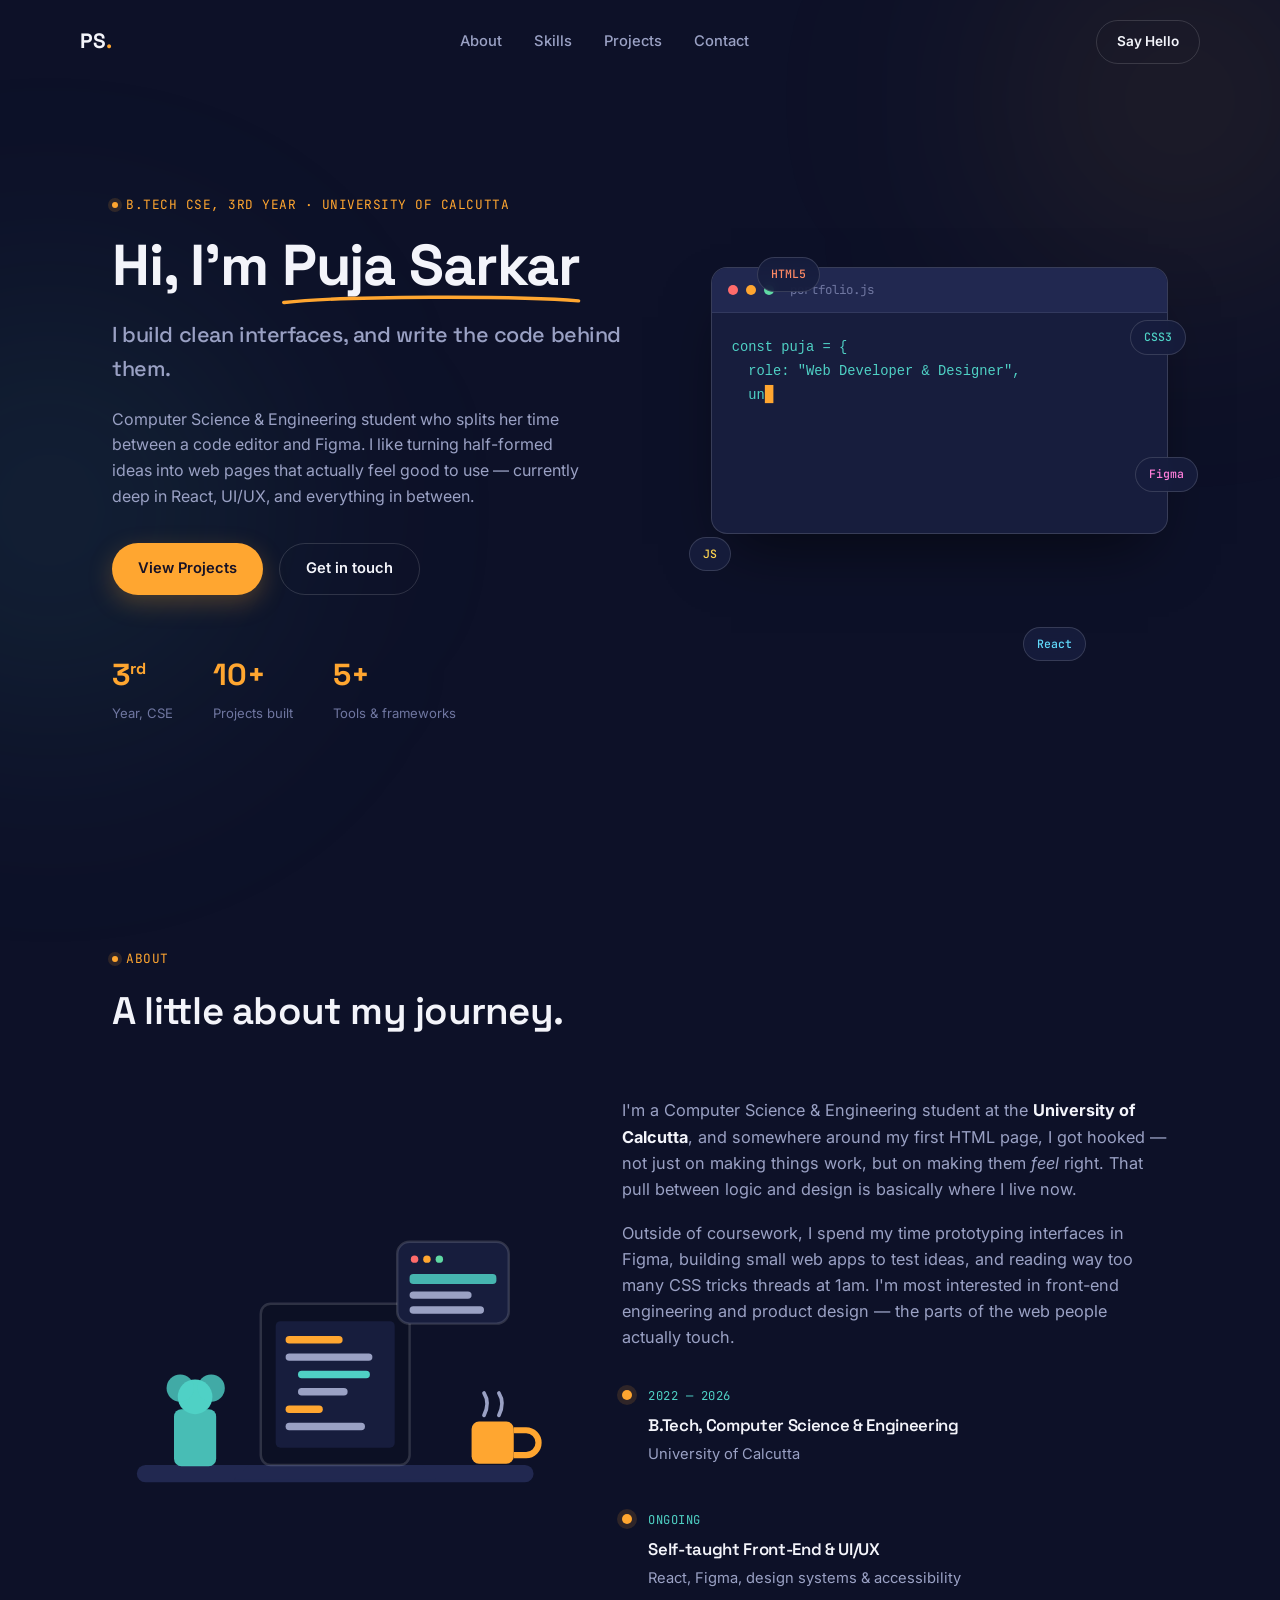
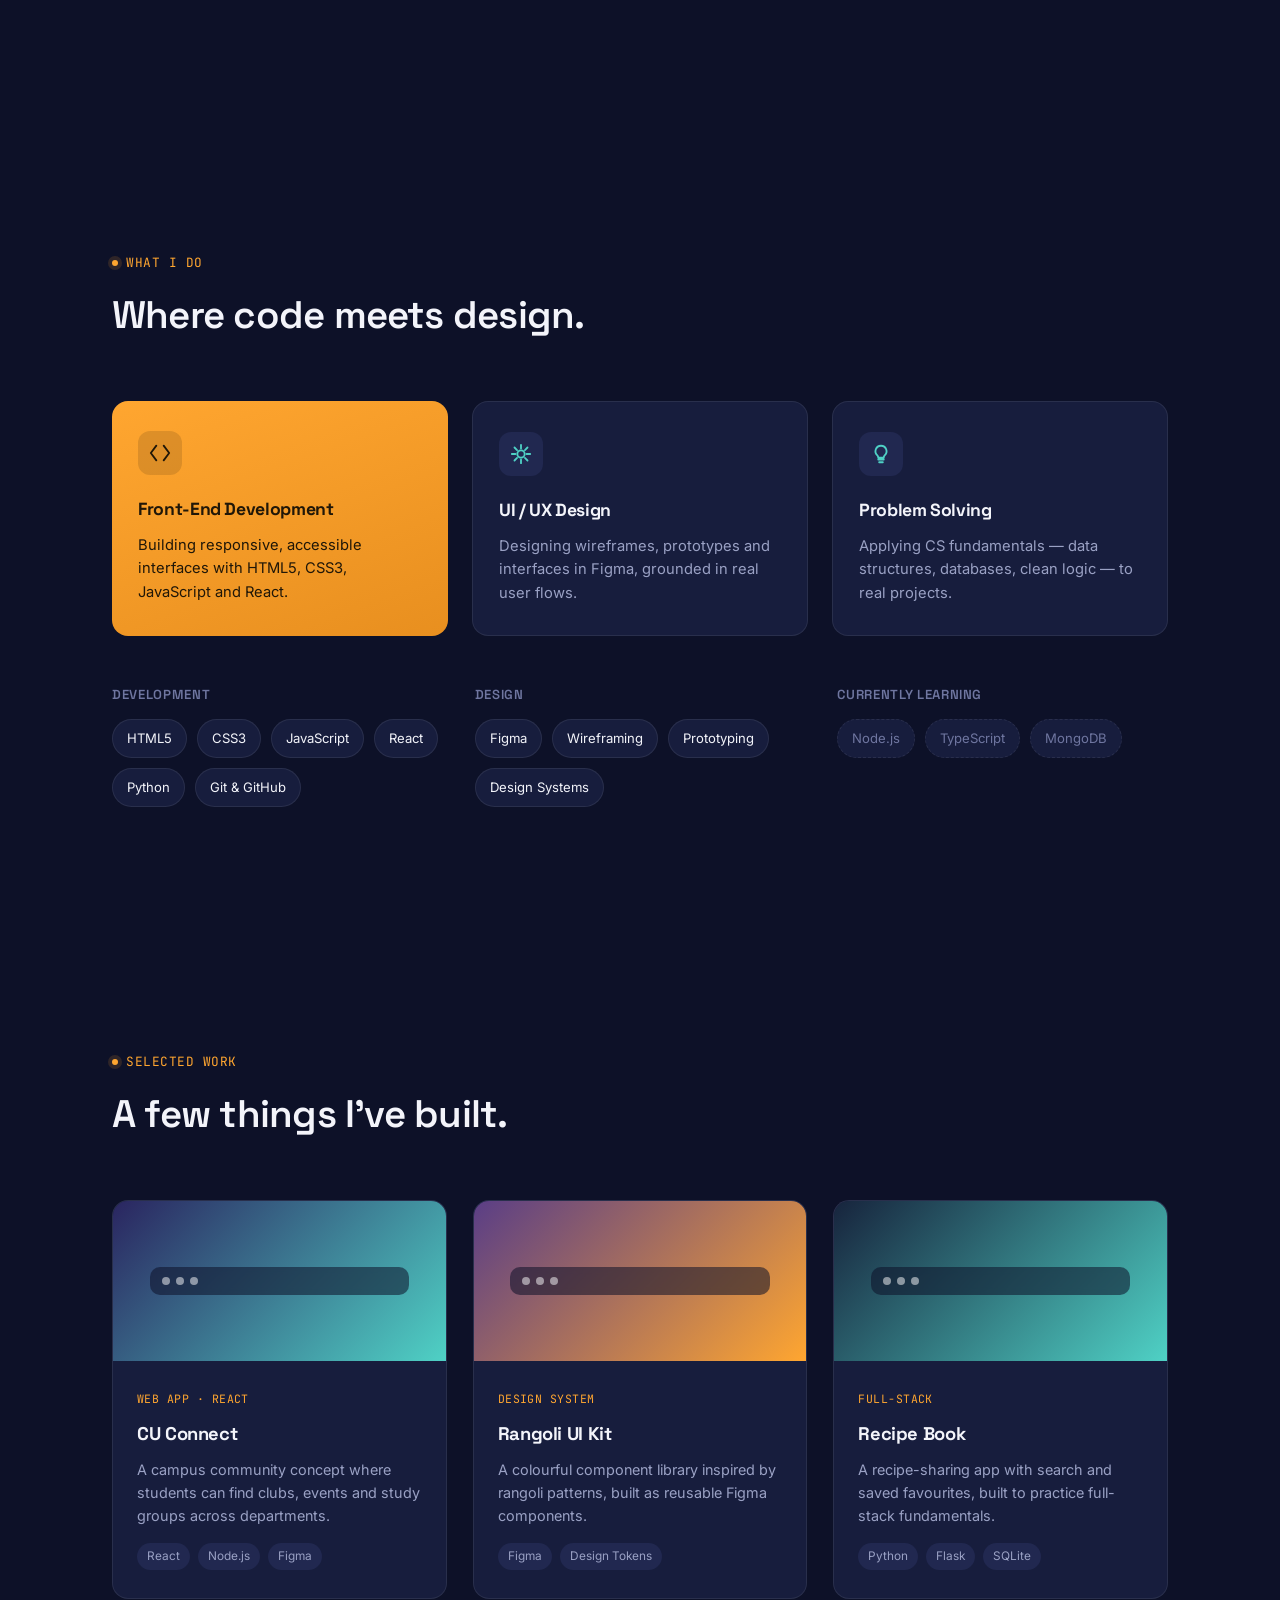
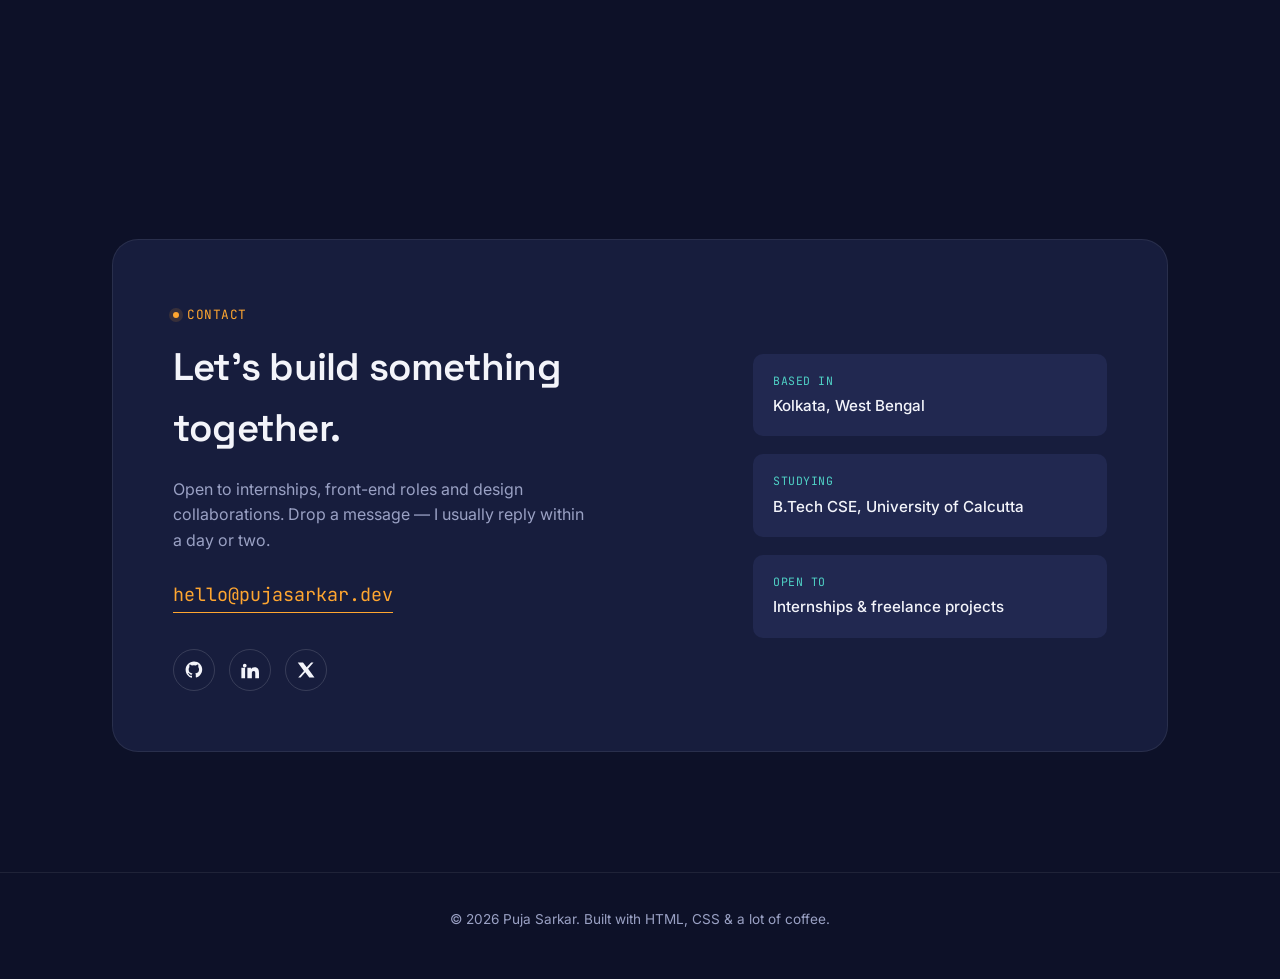
<file: PujaSarkar_2/index.html>
<!DOCTYPE html>
<html lang="en">

<head>
    <meta charset="UTF-8">
    <meta name="viewport" content="width=device-width, initial-scale=1.0">
    <title>Puja Sarkar — Web Developer &amp; Designer</title>
    <link rel="preconnect" href="https://fonts.googleapis.com">
    <link rel="preconnect" href="https://fonts.gstatic.com" crossorigin>
    <link
        href="https://fonts.googleapis.com/css2?family=Space+Grotesk:wght@500;600;700&family=Inter:wght@400;500;600&family=JetBrains+Mono:wght@400;500&display=swap"
        rel="stylesheet">
    <link rel="stylesheet" href="style.css">
</head>

<body>

    <!-- ===== decorative background blobs ===== -->
    <div class="bg-glow bg-glow--one" aria-hidden="true"></div>
    <div class="bg-glow bg-glow--two" aria-hidden="true"></div>

    <!-- ===== NAV ===== -->
    <header class="nav" id="nav">
        <div class="nav__inner">
            <a href="#top" class="nav__logo">PS<span class="nav__logo-dot">.</span></a>
            <nav class="nav__links" id="navLinks">
                <a href="#about">About</a>
                <a href="#skills">Skills</a>
                <a href="#projects">Projects</a>
                <a href="#contact">Contact</a>
            </nav>
            <a href="#contact" class="btn btn--ghost nav__cta">Say Hello</a>
            <button class="nav__toggle" id="navToggle" aria-label="Toggle menu">
                <span></span><span></span><span></span>
            </button>
        </div>
    </header>

    <!-- ===== HERO ===== -->
    <section class="hero" id="top">
        <div class="hero__text reveal">
            <p class="eyebrow"><span class="eyebrow__dot"></span>B.Tech CSE, 3rd Year · University of Calcutta</p>
            <h1 class="hero__title">
                Hi, I'm <span class="hero__name">Puja Sarkar<svg class="hero__underline" viewBox="0 0 300 14"
                        preserveAspectRatio="none">
                        <path d="M2 10 C 60 2, 240 2, 298 8" />
                    </svg></span>
            </h1>
            <h2 class="hero__subtitle">I build clean interfaces, and write the code behind them.</h2>
            <p class="hero__desc">
                Computer Science &amp; Engineering student who splits her time between a code editor and Figma.
                I like turning half-formed ideas into web pages that actually feel good to use —
                currently deep in React, UI/UX, and everything in between.
            </p>
            <div class="hero__actions">
                <a href="#projects" class="btn btn--primary">View Projects</a>
                <a href="#contact" class="btn btn--outline">Get in touch</a>
            </div>
            <div class="hero__stats">
                <div class="stat">
                    <span class="stat__num">3<sup>rd</sup></span>
                    <span class="stat__label">Year, CSE</span>
                </div>
                <div class="stat">
                    <span class="stat__num">10+</span>
                    <span class="stat__label">Projects built</span>
                </div>
                <div class="stat">
                    <span class="stat__num">5+</span>
                    <span class="stat__label">Tools &amp; frameworks</span>
                </div>
            </div>
        </div>

        <div class="hero__visual reveal reveal--delay-1">
            <!-- floating tech badges -->
            <div class="badge badge--html" style="--float-delay:0s">HTML5</div>
            <div class="badge badge--css" style="--float-delay:.7s">CSS3</div>
            <div class="badge badge--js" style="--float-delay:1.4s">JS</div>
            <div class="badge badge--react" style="--float-delay:2.1s">React</div>
            <div class="badge badge--figma" style="--float-delay:2.8s">Figma</div>

            <div class="editor">
                <div class="editor__bar">
                    <span class="dot dot--r"></span><span class="dot dot--y"></span><span class="dot dot--g"></span>
                    <span class="editor__tab">portfolio.js</span>
                </div>
                <pre class="editor__body"><code id="typedCode"></code><span class="cursor">&#9608;</span></pre>
            </div>
        </div>
    </section>

    <!-- ===== ABOUT ===== -->
    <section class="section about" id="about">
        <div class="section__head reveal">
            <p class="eyebrow"><span class="eyebrow__dot"></span>About</p>
            <h2 class="section__title">A little about my journey.</h2>
        </div>

        <div class="about__grid">
            <div class="about__art reveal">
                <svg viewBox="0 0 360 320" class="illustration" role="img"
                    aria-label="Illustration of a laptop with code, a coffee cup and a small plant">
                    <!-- desk -->
                    <rect x="20" y="250" width="320" height="14" rx="7" fill="var(--surface-light)" />
                    <!-- plant -->
                    <rect x="50" y="205" width="34" height="46" rx="6" fill="var(--accent-teal)" opacity="0.9" />
                    <circle cx="67" cy="195" r="14" fill="var(--accent-teal)" />
                    <circle cx="55" cy="188" r="11" fill="var(--accent-teal)" opacity="0.8" />
                    <circle cx="80" cy="188" r="11" fill="var(--accent-teal)" opacity="0.8" />
                    <!-- coffee cup -->
                    <rect x="290" y="215" width="34" height="34" rx="6" fill="var(--accent-marigold)" />
                    <path d="M324 222 h10 a10 10 0 0 1 0 20 h-10" fill="none" stroke="var(--accent-marigold)"
                        stroke-width="5" />
                    <path class="steam" d="M300 210 q5 -10 0 -18" fill="none" stroke="var(--text-muted)"
                        stroke-width="3" stroke-linecap="round" />
                    <path class="steam steam--2" d="M312 210 q5 -10 0 -18" fill="none" stroke="var(--text-muted)"
                        stroke-width="3" stroke-linecap="round" />
                    <!-- laptop base -->
                    <path d="M110 250 L250 250 L262 262 L98 262 Z" fill="var(--surface-light)" />
                    <!-- laptop screen -->
                    <rect x="120" y="120" width="120" height="130" rx="8" fill="#0C1024" stroke="var(--border-strong)"
                        stroke-width="2" />
                    <rect x="132" y="134" width="96" height="102" rx="4" fill="var(--surface)" />
                    <!-- code lines -->
                    <rect x="140" y="146" width="46" height="6" rx="3" fill="var(--accent-marigold)" />
                    <rect x="140" y="160" width="70" height="6" rx="3" fill="var(--text-muted)" />
                    <rect x="150" y="174" width="58" height="6" rx="3" fill="var(--accent-teal)" />
                    <rect x="150" y="188" width="40" height="6" rx="3" fill="var(--text-muted)" />
                    <rect x="140" y="202" width="30" height="6" rx="3" fill="var(--accent-marigold)" />
                    <rect x="140" y="216" width="64" height="6" rx="3" fill="var(--text-muted)" />
                    <!-- browser/design floaty card -->
                    <g class="float-card">
                        <rect x="230" y="70" width="90" height="66" rx="10" fill="var(--surface)"
                            stroke="var(--border-strong)" stroke-width="2" />
                        <circle cx="244" cy="84" r="3" fill="#FF6B6B" />
                        <circle cx="254" cy="84" r="3" fill="var(--accent-marigold)" />
                        <circle cx="264" cy="84" r="3" fill="#5FD9A4" />
                        <rect x="240" y="96" width="70" height="8" rx="3" fill="var(--accent-teal)" opacity="0.85" />
                        <rect x="240" y="110" width="50" height="6" rx="3" fill="var(--text-muted)" />
                        <rect x="240" y="122" width="60" height="6" rx="3" fill="var(--text-muted)" />
                    </g>
                </svg>
            </div>

            <div class="about__content">
                <p class="reveal">
                    I'm a Computer Science &amp; Engineering student at the <strong>University of Calcutta</strong>, and
                    somewhere
                    around my first HTML page, I got hooked — not just on making things work, but on making them
                    <em>feel</em> right. That pull between logic and design is basically where I live now.
                </p>
                <p class="reveal reveal--delay-1">
                    Outside of coursework, I spend my time prototyping interfaces in Figma, building small web apps to
                    test
                    ideas, and reading way too many CSS tricks threads at 1am. I'm most interested in front-end
                    engineering
                    and product design — the parts of the web people actually touch.
                </p>

                <div class="timeline reveal reveal--delay-2">
                    <div class="timeline__item">
                        <div class="timeline__dot"></div>
                        <div class="timeline__body">
                            <span class="timeline__year">2022 — 2026</span>
                            <h3>B.Tech, Computer Science &amp; Engineering</h3>
                            <p>University of Calcutta</p>
                        </div>
                    </div>
                    <div class="timeline__item">
                        <div class="timeline__dot"></div>
                        <div class="timeline__body">
                            <span class="timeline__year">Ongoing</span>
                            <h3>Self-taught Front-End &amp; UI/UX</h3>
                            <p>React, Figma, design systems &amp; accessibility</p>
                        </div>
                    </div>
                </div>
            </div>
        </div>
    </section>

    <!-- ===== SKILLS / WHAT I DO ===== -->
    <section class="section services" id="skills">
        <div class="section__head reveal">
            <p class="eyebrow"><span class="eyebrow__dot"></span>What I do</p>
            <h2 class="section__title">Where code meets design.</h2>
        </div>

        <div class="cards reveal">
            <div class="card card--accent">
                <div class="card__icon">
                    <svg viewBox="0 0 24 24" fill="none">
                        <path d="M8 4L2 12l6 8M16 4l6 8-6 8" stroke="currentColor" stroke-width="2"
                            stroke-linecap="round" stroke-linejoin="round" />
                    </svg>
                </div>
                <h3>Front-End Development</h3>
                <p>Building responsive, accessible interfaces with HTML5, CSS3, JavaScript and React.</p>
            </div>
            <div class="card">
                <div class="card__icon">
                    <svg viewBox="0 0 24 24" fill="none">
                        <path
                            d="M12 2v4M12 18v4M4.9 4.9l2.8 2.8M16.3 16.3l2.8 2.8M2 12h4M18 12h4M4.9 19.1l2.8-2.8M16.3 7.7l2.8-2.8"
                            stroke="currentColor" stroke-width="2" stroke-linecap="round" />
                        <circle cx="12" cy="12" r="4" stroke="currentColor" stroke-width="2" />
                    </svg>
                </div>
                <h3>UI / UX Design</h3>
                <p>Designing wireframes, prototypes and interfaces in Figma, grounded in real user flows.</p>
            </div>
            <div class="card">
                <div class="card__icon">
                    <svg viewBox="0 0 24 24" fill="none">
                        <path
                            d="M9 18h6M10 21h4M12 3a6 6 0 0 0-4 10.5c.7.7 1 1.3 1 2.5h6c0-1.2.3-1.8 1-2.5A6 6 0 0 0 12 3z"
                            stroke="currentColor" stroke-width="2" stroke-linecap="round" stroke-linejoin="round" />
                    </svg>
                </div>
                <h3>Problem Solving</h3>
                <p>Applying CS fundamentals — data structures, databases, clean logic — to real projects.</p>
            </div>
        </div>

        <div class="skillset reveal reveal--delay-1">
            <div class="skillset__group">
                <h4>Development</h4>
                <div class="chips">
                    <span class="chip">HTML5</span>
                    <span class="chip">CSS3</span>
                    <span class="chip">JavaScript</span>
                    <span class="chip">React</span>
                    <span class="chip">Python</span>
                    <span class="chip">Git &amp; GitHub</span>
                </div>
            </div>
            <div class="skillset__group">
                <h4>Design</h4>
                <div class="chips">
                    <span class="chip">Figma</span>
                    <span class="chip">Wireframing</span>
                    <span class="chip">Prototyping</span>
                    <span class="chip">Design Systems</span>
                </div>
            </div>
            <div class="skillset__group">
                <h4>Currently learning</h4>
                <div class="chips">
                    <span class="chip chip--muted">Node.js</span>
                    <span class="chip chip--muted">TypeScript</span>
                    <span class="chip chip--muted">MongoDB</span>
                </div>
            </div>
        </div>
    </section>

    <!-- ===== PROJECTS ===== -->
    <section class="section projects" id="projects">
        <div class="section__head reveal">
            <p class="eyebrow"><span class="eyebrow__dot"></span>Selected Work</p>
            <h2 class="section__title">A few things I've built.</h2>
        </div>

        <div class="projects__grid">
            <article class="project reveal">
                <div class="project__preview project__preview--one">
                    <div class="mockup-window">
                        <span></span><span></span><span></span>
                    </div>
                </div>
                <div class="project__body">
                    <span class="project__tag">Web App · React</span>
                    <h3>CU Connect</h3>
                    <p>A campus community concept where students can find clubs, events and study groups across
                        departments.</p>
                    <div class="project__stack">
                        <span>React</span><span>Node.js</span><span>Figma</span>
                    </div>
                </div>
            </article>

            <article class="project reveal reveal--delay-1">
                <div class="project__preview project__preview--two">
                    <div class="mockup-window">
                        <span></span><span></span><span></span>
                    </div>
                </div>
                <div class="project__body">
                    <span class="project__tag">Design System</span>
                    <h3>Rangoli UI Kit</h3>
                    <p>A colourful component library inspired by rangoli patterns, built as reusable Figma components.
                    </p>
                    <div class="project__stack">
                        <span>Figma</span><span>Design Tokens</span>
                    </div>
                </div>
            </article>

            <article class="project reveal reveal--delay-2">
                <div class="project__preview project__preview--three">
                    <div class="mockup-window">
                        <span></span><span></span><span></span>
                    </div>
                </div>
                <div class="project__body">
                    <span class="project__tag">Full-Stack</span>
                    <h3>Recipe Book</h3>
                    <p>A recipe-sharing app with search and saved favourites, built to practice full-stack fundamentals.
                    </p>
                    <div class="project__stack">
                        <span>Python</span><span>Flask</span><span>SQLite</span>
                    </div>
                </div>
            </article>
        </div>
    </section>

    <!-- ===== CONTACT ===== -->
    <section class="section contact" id="contact">
        <div class="contact__card reveal">
            <div class="contact__left">
                <p class="eyebrow"><span class="eyebrow__dot"></span>Contact</p>
                <h2 class="section__title">Let's build something together.</h2>
                <p class="contact__desc">
                    Open to internships, front-end roles and design collaborations. Drop a message —
                    I usually reply within a day or two.
                </p>
                <a href="mailto:hello@pujasarkar.dev" class="contact__email">hello@pujasarkar.dev</a>

                <div class="socials">
                    <a href="#" aria-label="GitHub" class="social">
                        <svg viewBox="0 0 24 24" fill="currentColor">
                            <path
                                d="M12 .5C5.7.5.8 5.4.8 11.7c0 5 3.2 9.2 7.7 10.7.6.1.8-.2.8-.6v-2.2c-3.1.7-3.8-1.3-3.8-1.3-.5-1.3-1.2-1.7-1.2-1.7-1-.7.1-.7.1-.7 1.1.1 1.7 1.1 1.7 1.1 1 1.7 2.6 1.2 3.2.9.1-.7.4-1.2.7-1.5-2.5-.3-5.1-1.3-5.1-5.5 0-1.2.4-2.2 1.1-3-.1-.3-.5-1.5.1-3.1 0 0 .9-.3 3 1.1a10.4 10.4 0 0 1 5.4 0c2.1-1.4 3-1.1 3-1.1.6 1.6.2 2.8.1 3.1.7.8 1.1 1.8 1.1 3 0 4.2-2.6 5.2-5.1 5.5.4.3.8 1 .8 2v3c0 .4.2.7.8.6 4.5-1.5 7.7-5.7 7.7-10.7C23.2 5.4 18.3.5 12 .5z" />
                        </svg>
                    </a>
                    <a href="#" aria-label="LinkedIn" class="social">
                        <svg viewBox="0 0 24 24" fill="currentColor">
                            <path
                                d="M4.98 3.5a2.5 2.5 0 1 1 0 5 2.5 2.5 0 0 1 0-5zM.5 8.98h4.96V23H.5V8.98zM8.5 8.98h4.75v1.92h.07c.66-1.25 2.28-2.57 4.7-2.57 5.03 0 5.96 3.31 5.96 7.62V23h-4.96v-6.33c0-1.51-.03-3.46-2.11-3.46-2.11 0-2.43 1.65-2.43 3.35V23H8.5V8.98z" />
                        </svg>
                    </a>
                    <a href="#" aria-label="Twitter" class="social">
                        <svg viewBox="0 0 24 24" fill="currentColor">
                            <path d="M18.9 2H22l-7.2 8.2L23.3 22h-6.9l-5.4-7-6.2 7H1.6l7.7-8.8L1 2h7l4.9 6.4L18.9 2z" />
                        </svg>
                    </a>
                </div>
            </div>

            <div class="contact__right">
                <div class="info-box">
                    <span class="info-box__label">Based in</span>
                    <span class="info-box__value">Kolkata, West Bengal</span>
                </div>
                <div class="info-box">
                    <span class="info-box__label">Studying</span>
                    <span class="info-box__value">B.Tech CSE, University of Calcutta</span>
                </div>
                <div class="info-box">
                    <span class="info-box__label">Open to</span>
                    <span class="info-box__value">Internships &amp; freelance projects</span>
                </div>
            </div>
        </div>
    </section>

    <footer class="footer">
        <p>&copy; 2026 Puja Sarkar. Built with HTML, CSS &amp; a lot of coffee.</p>
    </footer>

    <script>
        // ---- mobile nav toggle ----
        const navToggle = document.getElementById('navToggle');
        const navLinks = document.getElementById('navLinks');
        navToggle.addEventListener('click', () => {
            navLinks.classList.toggle('open');
            navToggle.classList.toggle('active');
        });
        navLinks.querySelectorAll('a').forEach(link => {
            link.addEventListener('click', () => {
                navLinks.classList.remove('open');
                navToggle.classList.remove('active');
            });
        });

        // ---- nav background on scroll ----
        const nav = document.getElementById('nav');
        window.addEventListener('scroll', () => {
            nav.classList.toggle('scrolled', window.scrollY > 20);
        });

        // ---- scroll reveal ----
        const revealEls = document.querySelectorAll('.reveal');
        const io = new IntersectionObserver((entries) => {
            entries.forEach(entry => {
                if (entry.isIntersecting) {
                    entry.target.classList.add('in-view');
                    io.unobserve(entry.target);
                }
            });
        }, { threshold: 0.15 });
        revealEls.forEach(el => io.observe(el));

        // ---- typing effect in hero editor ----
        const codeLines = [
            "const puja = {",
            "  role: \"Web Developer & Designer\",",
            "  university: \"University of Calcutta\",",
            "  branch: \"CSE, 3rd Year\",",
            "  skills: [\"React\", \"Figma\", \"UX\"],",
            "  loves: [\"clean UI\", \"chai\", \"good code\"]",
            "};"
        ];
        const target = document.getElementById('typedCode');
        let lineIdx = 0, charIdx = 0;

        function typeStep() {
            if (lineIdx < codeLines.length) {
                const line = codeLines[lineIdx];
                if (charIdx <= line.length) {
                    target.textContent = codeLines.slice(0, lineIdx).join('\n') +
                        (lineIdx > 0 ? '\n' : '') + line.slice(0, charIdx);
                    charIdx++;
                    setTimeout(typeStep, 22 + Math.random() * 25);
                } else {
                    lineIdx++;
                    charIdx = 0;
                    setTimeout(typeStep, 220);
                }
            } else {
                setTimeout(() => {
                    lineIdx = 0; charIdx = 0; target.textContent = '';
                    typeStep();
                }, 2800);
            }
        }
        typeStep();
    </script>
</body>

</html>
</file>
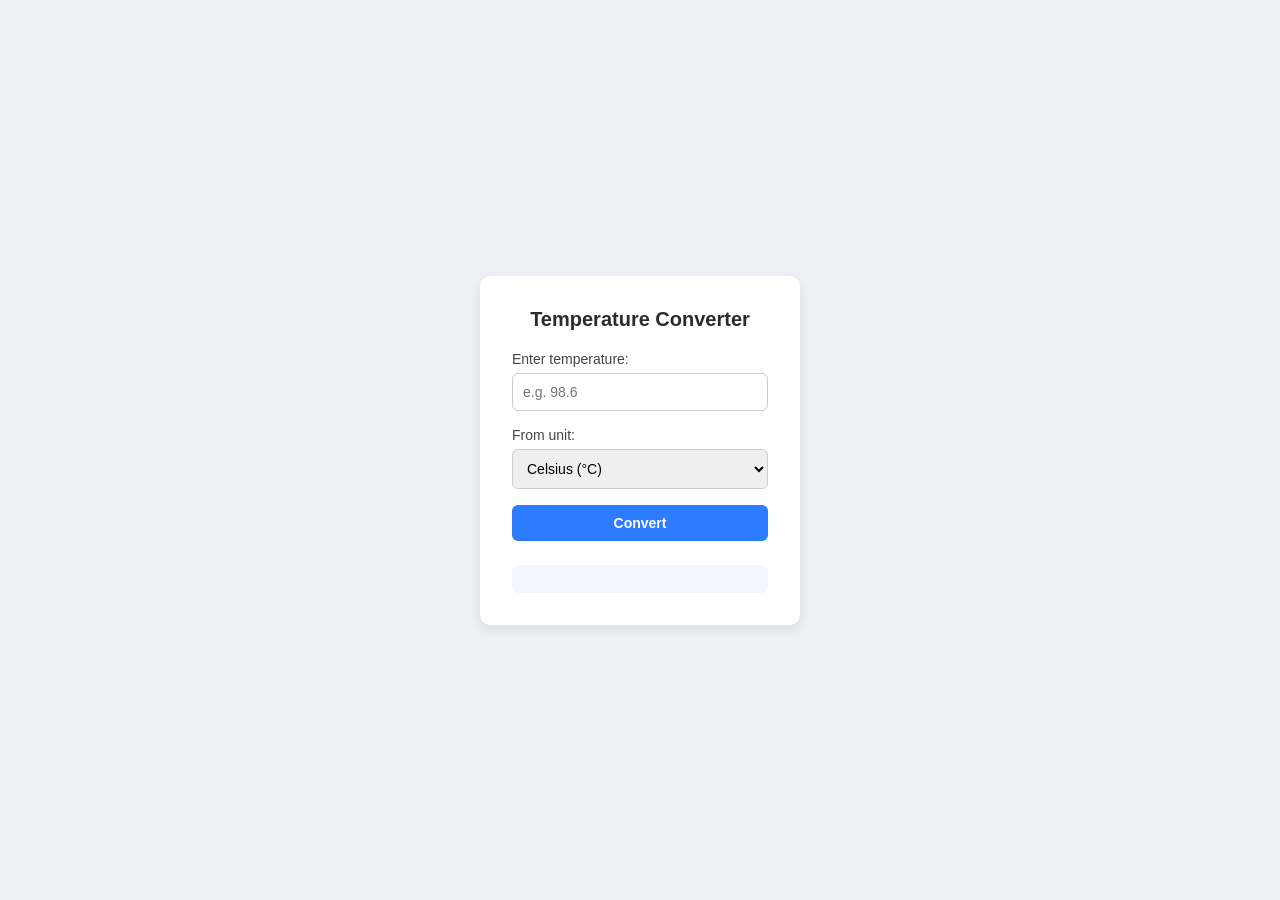
<file: PujaSarkar_3/index.html>
<!DOCTYPE html>
<html lang="en">
<head>
<meta charset="UTF-8">
<title>Temperature Converter</title>
<link rel="stylesheet" href="style.css">
</head>
<body>

  <div class="card">
    <h1>Temperature Converter</h1>

    <label for="tempInput">Enter temperature:</label>
    <input type="text" id="tempInput" placeholder="e.g. 98.6">

    <label for="unitSelect">From unit:</label>
    <select id="unitSelect">
      <option value="C">Celsius (°C)</option>
      <option value="F">Fahrenheit (°F)</option>
      <option value="K">Kelvin (K)</option>
    </select>

    <button id="convertBtn">Convert</button>

    <div id="result" class="result"></div>
  </div>

<script>
  const input = document.getElementById('tempInput');
  const unitSelect = document.getElementById('unitSelect');
  const result = document.getElementById('result');
  const btn = document.getElementById('convertBtn');

  btn.addEventListener('click', () => {
    const value = input.value.trim();

    // Validate input is a number
    if (value === '' || isNaN(value)) {
      result.textContent = 'Please enter a valid number.';
      result.className = 'result error';
      return;
    }

    const temp = parseFloat(value);
    const unit = unitSelect.value;

    // Convert everything to Celsius first
    let celsius;
    if (unit === 'C') celsius = temp;
    if (unit === 'F') celsius = (temp - 32) * 5 / 9;
    if (unit === 'K') celsius = temp - 273.15;

    // Check for temps below absolute zero
    if (celsius < -273.15) {
      result.textContent = 'That temperature is below absolute zero!';
      result.className = 'result error';
      return;
    }

    // Convert from Celsius to the other two units
    const fahrenheit = celsius * 9 / 5 + 32;
    const kelvin = celsius + 273.15;

    result.className = 'result';
    result.innerHTML =
      `${celsius.toFixed(2)} °C<br>` +
      `${fahrenheit.toFixed(2)} °F<br>` +
      `${kelvin.toFixed(2)} K`;
  });
</script>

</body>
</html>
</file>
<file: PujaSarkar_2/style.css>
:root {
    --bg: #0D1128;
    --bg-soft: #10152F;
    --surface: #171D3D;
    --surface-light: #212850;
    --border: rgba(255, 255, 255, 0.08);
    --border-strong: rgba(255, 255, 255, 0.14);

    --text-primary: #F3F4FA;
    --text-muted: #9AA1C4;
    --text-faint: #6F76A0;

    --accent-marigold: #FFA630;
    --accent-marigold-soft: rgba(255, 166, 48, 0.14);
    --accent-teal: #4FD1C5;
    --accent-teal-soft: rgba(79, 209, 197, 0.14);

    --font-display: "Space Grotesk", "Inter", sans-serif;
    --font-body: "Inter", sans-serif;
    --font-mono: "JetBrains Mono", monospace;

    --radius-sm: 10px;
    --radius-md: 16px;
    --radius-lg: 26px;

    --ease: cubic-bezier(.16, .84, .44, 1);
}

* {
    box-sizing: border-box;
}

html {
    scroll-behavior: smooth;
}

@media (prefers-reduced-motion: reduce) {
    html {
        scroll-behavior: auto;
    }

    *,
    *::before,
    *::after {
        animation-duration: 0.001ms !important;
        animation-iteration-count: 1 !important;
        transition-duration: 0.001ms !important;
    }
}

body {
    margin: 0;
    background: var(--bg);
    color: var(--text-primary);
    font-family: var(--font-body);
    line-height: 1.6;
    overflow-x: hidden;
}

h1,
h2,
h3,
h4 {
    font-family: var(--font-display);
    margin: 0;
    letter-spacing: -0.02em;
}

p {
    margin: 0;
    color: var(--text-muted);
}

a {
    color: inherit;
    text-decoration: none;
}

img,
svg {
    display: block;
    max-width: 100%;
}

/* ---------- background ambience ---------- */
.bg-glow {
    position: fixed;
    border-radius: 50%;
    filter: blur(120px);
    z-index: 0;
    pointer-events: none;
}

.bg-glow--one {
    width: 500px;
    height: 500px;
    top: -150px;
    right: -150px;
    background: radial-gradient(circle, var(--accent-marigold-soft), transparent 70%);
}

.bg-glow--two {
    width: 600px;
    height: 600px;
    bottom: 10%;
    left: -250px;
    background: radial-gradient(circle, var(--accent-teal-soft), transparent 70%);
}

/* ---------- layout helpers ---------- */
.section {
    position: relative;
    z-index: 1;
    max-width: 1120px;
    margin: 0 auto;
    padding: 120px 32px;
}

.section__head {
    margin-bottom: 56px;
    max-width: 560px;
}

.section__title {
    font-size: clamp(1.8rem, 3vw, 2.5rem);
    font-weight: 600;
    margin-top: 10px;
}

.eyebrow {
    display: inline-flex;
    align-items: center;
    gap: 8px;
    font-family: var(--font-mono);
    font-size: 0.8rem;
    letter-spacing: 0.04em;
    color: var(--accent-marigold);
    text-transform: uppercase;
    margin: 0;
}

.eyebrow__dot {
    width: 6px;
    height: 6px;
    border-radius: 50%;
    background: var(--accent-marigold);
    box-shadow: 0 0 0 4px var(--accent-marigold-soft);
}

/* ---------- reveal-on-scroll ---------- */
.reveal {
    opacity: 0;
    transform: translateY(28px);
    transition: opacity 0.7s var(--ease), transform 0.7s var(--ease);
}

.reveal.in-view {
    opacity: 1;
    transform: translateY(0);
}

.reveal--delay-1.in-view {
    transition-delay: 0.12s;
}

.reveal--delay-2.in-view {
    transition-delay: 0.24s;
}

/* ================= NAV ================= */
.nav {
    position: fixed;
    top: 0;
    left: 0;
    right: 0;
    z-index: 50;
    padding: 20px 32px;
    transition: background 0.3s var(--ease), border-color 0.3s var(--ease), padding 0.3s var(--ease);
    border-bottom: 1px solid transparent;
}

.nav.scrolled {
    background: rgba(13, 17, 40, 0.82);
    backdrop-filter: blur(14px);
    border-bottom: 1px solid var(--border);
    padding: 14px 32px;
}

.nav__inner {
    max-width: 1120px;
    margin: 0 auto;
    display: flex;
    align-items: center;
    justify-content: space-between;
}

.nav__logo {
    font-family: var(--font-display);
    font-weight: 700;
    font-size: 1.3rem;
}

.nav__logo-dot {
    color: var(--accent-marigold);
}

.nav__links {
    display: flex;
    gap: 32px;
    font-size: 0.92rem;
    font-weight: 500;
}

.nav__links a {
    color: var(--text-muted);
    transition: color 0.2s;
    position: relative;
}

.nav__links a:hover {
    color: var(--text-primary);
}

.nav__links a::after {
    content: "";
    position: absolute;
    left: 0;
    bottom: -6px;
    width: 0;
    height: 2px;
    background: var(--accent-marigold);
    transition: width 0.25s var(--ease);
}

.nav__links a:hover::after {
    width: 100%;
}

.nav__toggle {
    display: none;
    flex-direction: column;
    gap: 5px;
    background: none;
    border: none;
    cursor: pointer;
    padding: 6px;
}

.nav__toggle span {
    width: 22px;
    height: 2px;
    background: var(--text-primary);
    transition: transform 0.25s, opacity 0.25s;
}

/* ================= BUTTONS ================= */
.btn {
    display: inline-flex;
    align-items: center;
    gap: 6px;
    padding: 13px 26px;
    border-radius: 999px;
    font-weight: 600;
    font-size: 0.92rem;
    transition: transform 0.25s var(--ease), box-shadow 0.25s var(--ease), background 0.25s var(--ease), border-color 0.25s;
    cursor: pointer;
    white-space: nowrap;
}

.btn--primary {
    background: var(--accent-marigold);
    color: #171226;
    box-shadow: 0 8px 24px rgba(255, 166, 48, 0.25);
}

.btn--primary:hover {
    transform: translateY(-2px);
    box-shadow: 0 12px 28px rgba(255, 166, 48, 0.35);
}

.btn--outline {
    border: 1px solid var(--border-strong);
    color: var(--text-primary);
}

.btn--outline:hover {
    border-color: var(--accent-teal);
    color: var(--accent-teal);
    transform: translateY(-2px);
}

.btn--ghost {
    padding: 10px 20px;
    border: 1px solid var(--border-strong);
    font-size: 0.85rem;
}

.btn--ghost:hover {
    border-color: var(--accent-marigold);
    color: var(--accent-marigold);
}

/* ================= HERO ================= */
.hero {
    position: relative;
    z-index: 1;
    max-width: 1120px;
    margin: 0 auto;
    padding: 190px 32px 100px;
    display: grid;
    grid-template-columns: 1.1fr 0.9fr;
    gap: 40px;
    align-items: center;
}

.hero__title {
    font-size: clamp(2.4rem, 5vw, 3.6rem);
    font-weight: 700;
    margin-top: 18px;
    line-height: 1.08;
}

.hero__name {
    position: relative;
    color: var(--text-primary);
    display: inline-block;
}

.hero__underline {
    position: absolute;
    left: 0;
    bottom: -10px;
    width: 100%;
    height: 12px;
    overflow: visible;
}

.hero__underline path {
    fill: none;
    stroke: var(--accent-marigold);
    stroke-width: 4;
    stroke-linecap: round;
    stroke-dasharray: 320;
    stroke-dashoffset: 320;
    animation: draw 1.2s var(--ease) 0.6s forwards;
}

@keyframes draw {
    to {
        stroke-dashoffset: 0;
    }
}

.hero__subtitle {
    font-size: clamp(1.1rem, 2vw, 1.35rem);
    font-weight: 500;
    color: var(--text-muted);
    margin-top: 22px;
}

.hero__desc {
    max-width: 480px;
    margin-top: 20px;
    font-size: 1rem;
}

.hero__actions {
    display: flex;
    gap: 16px;
    margin-top: 34px;
    flex-wrap: wrap;
}

.hero__stats {
    display: flex;
    gap: 40px;
    margin-top: 56px;
    flex-wrap: wrap;
}

.stat {
    display: flex;
    flex-direction: column;
}

.stat__num {
    font-family: var(--font-display);
    font-size: 1.9rem;
    font-weight: 700;
    color: var(--accent-marigold);
}

.stat__num sup {
    font-size: 1rem;
}

.stat__label {
    font-size: 0.82rem;
    color: var(--text-faint);
    margin-top: 4px;
}

/* ---- hero visual / editor window ---- */
.hero__visual {
    position: relative;
    min-height: 380px;
}

.editor {
    background: var(--surface);
    border: 1px solid var(--border-strong);
    border-radius: var(--radius-md);
    box-shadow: 0 30px 60px -20px rgba(0, 0, 0, 0.55);
    overflow: hidden;
    position: relative;
    z-index: 2;
}

.editor__bar {
    display: flex;
    align-items: center;
    gap: 8px;
    padding: 12px 16px;
    background: var(--surface-light);
    border-bottom: 1px solid var(--border);
}

.dot {
    width: 10px;
    height: 10px;
    border-radius: 50%;
}

.dot--r {
    background: #FF6B6B;
}

.dot--y {
    background: var(--accent-marigold);
}

.dot--g {
    background: #5FD9A4;
}

.editor__tab {
    margin-left: 8px;
    font-family: var(--font-mono);
    font-size: 0.78rem;
    color: var(--text-faint);
}

.editor__body {
    margin: 0;
    padding: 22px 20px 90px;
    font-family: var(--font-mono);
    font-size: 0.86rem;
    color: var(--accent-teal);
    min-height: 220px;
    white-space: pre-wrap;
    word-break: break-word;
}

.cursor {
    color: var(--accent-marigold);
    animation: blink 1s steps(1) infinite;
}

@keyframes blink {
    50% {
        opacity: 0;
    }
}

.badge {
    position: absolute;
    z-index: 3;
    font-family: var(--font-mono);
    font-size: 0.72rem;
    font-weight: 500;
    padding: 7px 13px;
    border-radius: 999px;
    border: 1px solid var(--border-strong);
    background: rgba(23, 29, 61, 0.9);
    backdrop-filter: blur(6px);
    animation: float 5s ease-in-out infinite;
    animation-delay: var(--float-delay);
}

.badge--html {
    top: -10px;
    left: 10%;
    color: #FF8A65;
}

.badge--css {
    top: 14%;
    right: -18px;
    color: #4FD1C5;
}

.badge--js {
    bottom: 20%;
    left: -22px;
    color: #FFD54F;
}

.badge--react {
    bottom: -14px;
    right: 18%;
    color: #61DAFB;
}

.badge--figma {
    top: 50%;
    right: -30px;
    color: #FF7EDB;
}

@keyframes float {

    0%,
    100% {
        transform: translateY(0);
    }

    50% {
        transform: translateY(-12px);
    }
}

/* ================= ABOUT ================= */
.about__grid {
    display: grid;
    grid-template-columns: 0.9fr 1.1fr;
    gap: 64px;
    align-items: center;
}

.illustration {
    width: 100%;
    height: auto;
}

.steam {
    animation: steam 2.4s ease-in-out infinite;
    transform-origin: bottom;
}

.steam--2 {
    animation-delay: 0.6s;
}

@keyframes steam {
    0% {
        opacity: 0.2;
        transform: translateY(4px) scaleY(0.8);
    }

    50% {
        opacity: 0.9;
        transform: translateY(-4px) scaleY(1);
    }

    100% {
        opacity: 0.2;
        transform: translateY(4px) scaleY(0.8);
    }
}

.float-card {
    animation: cardfloat 5s ease-in-out infinite;
}

@keyframes cardfloat {

    0%,
    100% {
        transform: translateY(0);
    }

    50% {
        transform: translateY(-8px);
    }
}

.about__content p {
    font-size: 1.02rem;
    margin-bottom: 18px;
}

.about__content strong {
    color: var(--text-primary);
}

.timeline {
    margin-top: 32px;
    display: flex;
    flex-direction: column;
    gap: 22px;
}

.timeline__item {
    display: flex;
    gap: 16px;
}

.timeline__dot {
    width: 10px;
    height: 10px;
    border-radius: 50%;
    background: var(--accent-marigold);
    margin-top: 8px;
    flex-shrink: 0;
    box-shadow: 0 0 0 5px var(--accent-marigold-soft);
}

.timeline__year {
    font-family: var(--font-mono);
    font-size: 0.76rem;
    color: var(--accent-teal);
    text-transform: uppercase;
    letter-spacing: 0.04em;
}

.timeline__body h3 {
    font-size: 1.05rem;
    margin-top: 4px;
    font-weight: 600;
}

.timeline__body p {
    font-size: 0.92rem;
    margin-top: 4px;
}

/* ================= SERVICES / CARDS ================= */
.cards {
    display: grid;
    grid-template-columns: repeat(3, 1fr);
    gap: 24px;
}

.card {
    background: var(--surface);
    border: 1px solid var(--border);
    border-radius: var(--radius-md);
    padding: 30px 26px;
    transition: transform 0.3s var(--ease), border-color 0.3s var(--ease), background 0.3s var(--ease);
}

.card:hover {
    transform: translateY(-6px);
    border-color: var(--border-strong);
    background: var(--surface-light);
}

.card--accent {
    background: linear-gradient(160deg, var(--accent-marigold), #E88F1F);
    border: none;
}

.card--accent h3,
.card--accent p {
    color: #201708;
}

.card--accent .card__icon {
    background: rgba(0, 0, 0, 0.12);
    color: #201708;
}

.card__icon {
    width: 44px;
    height: 44px;
    display: flex;
    align-items: center;
    justify-content: center;
    border-radius: 12px;
    background: var(--surface-light);
    color: var(--accent-teal);
    margin-bottom: 20px;
}

.card__icon svg {
    width: 22px;
    height: 22px;
}

.card h3 {
    font-size: 1.1rem;
    margin-bottom: 10px;
}

.card p {
    font-size: 0.92rem;
}

.skillset {
    margin-top: 48px;
    display: grid;
    grid-template-columns: repeat(3, 1fr);
    gap: 32px;
}

.skillset__group h4 {
    font-size: 0.82rem;
    text-transform: uppercase;
    letter-spacing: 0.05em;
    color: var(--text-faint);
    font-weight: 600;
    margin-bottom: 14px;
}

.chips {
    display: flex;
    flex-wrap: wrap;
    gap: 10px;
}

.chip {
    font-size: 0.82rem;
    padding: 8px 14px;
    border-radius: 999px;
    background: var(--surface);
    border: 1px solid var(--border);
    color: var(--text-primary);
    transition: border-color 0.2s, color 0.2s, transform 0.2s;
}

.chip:hover {
    border-color: var(--accent-teal);
    color: var(--accent-teal);
    transform: translateY(-2px);
}

.chip--muted {
    color: var(--text-faint);
    border-style: dashed;
}

/* ================= PROJECTS ================= */
.projects__grid {
    display: grid;
    grid-template-columns: repeat(3, 1fr);
    gap: 26px;
}

.project {
    background: var(--surface);
    border: 1px solid var(--border);
    border-radius: var(--radius-md);
    overflow: hidden;
    transition: transform 0.35s var(--ease), box-shadow 0.35s var(--ease), border-color 0.35s;
}

.project:hover {
    transform: translateY(-8px);
    box-shadow: 0 24px 48px -20px rgba(0, 0, 0, 0.5);
    border-color: var(--border-strong);
}

.project__preview {
    height: 160px;
    display: flex;
    align-items: center;
    justify-content: center;
    position: relative;
}

.project__preview--one {
    background: linear-gradient(135deg, #2A2560, #4FD1C5);
}

.project__preview--two {
    background: linear-gradient(135deg, #5A3E86, #FFA630);
}

.project__preview--three {
    background: linear-gradient(135deg, #17243D, #4FD1C5);
}

.mockup-window {
    width: 78%;
    padding: 10px 12px;
    border-radius: 10px;
    background: rgba(13, 17, 40, 0.55);
    backdrop-filter: blur(3px);
    display: flex;
    gap: 6px;
    transition: transform 0.35s var(--ease);
}

.project:hover .mockup-window {
    transform: translateY(-4px) scale(1.03);
}

.mockup-window span {
    width: 8px;
    height: 8px;
    border-radius: 50%;
    background: rgba(255, 255, 255, 0.5);
}

.project__body {
    padding: 24px 24px 28px;
}

.project__tag {
    font-family: var(--font-mono);
    font-size: 0.72rem;
    color: var(--accent-marigold);
    text-transform: uppercase;
    letter-spacing: 0.04em;
}

.project__body h3 {
    font-size: 1.15rem;
    margin-top: 8px;
}

.project__body p {
    font-size: 0.9rem;
    margin-top: 10px;
}

.project__stack {
    display: flex;
    flex-wrap: wrap;
    gap: 8px;
    margin-top: 16px;
}

.project__stack span {
    font-size: 0.74rem;
    padding: 4px 10px;
    border-radius: 999px;
    background: var(--surface-light);
    color: var(--text-muted);
}

/* ================= CONTACT ================= */
.contact__card {
    background: var(--surface);
    border: 1px solid var(--border);
    border-radius: var(--radius-lg);
    padding: 60px;
    display: grid;
    grid-template-columns: 1.2fr 0.8fr;
    gap: 50px;
}

.contact__desc {
    margin-top: 18px;
    max-width: 420px;
    font-size: 1rem;
}

.contact__email {
    display: inline-block;
    margin-top: 26px;
    font-family: var(--font-mono);
    font-size: 1.15rem;
    color: var(--accent-marigold);
    border-bottom: 1px solid var(--accent-marigold);
    padding-bottom: 3px;
    transition: opacity 0.2s;
}

.contact__email:hover {
    opacity: 0.75;
}

.socials {
    display: flex;
    gap: 14px;
    margin-top: 36px;
}

.social {
    width: 42px;
    height: 42px;
    border-radius: 50%;
    border: 1px solid var(--border-strong);
    display: flex;
    align-items: center;
    justify-content: center;
    transition: background 0.25s, transform 0.25s, border-color 0.25s;
}

.social svg {
    width: 18px;
    height: 18px;
}

.social:hover {
    background: var(--accent-marigold);
    border-color: var(--accent-marigold);
    color: #171226;
    transform: translateY(-3px);
}

.contact__right {
    display: flex;
    flex-direction: column;
    gap: 18px;
    justify-content: center;
}

.info-box {
    background: var(--surface-light);
    border-radius: var(--radius-sm);
    padding: 18px 20px;
    display: flex;
    flex-direction: column;
    gap: 4px;
}

.info-box__label {
    font-family: var(--font-mono);
    font-size: 0.72rem;
    text-transform: uppercase;
    color: var(--accent-teal);
    letter-spacing: 0.04em;
}

.info-box__value {
    font-size: 0.95rem;
    font-weight: 500;
}

/* ================= FOOTER ================= */
.footer {
    position: relative;
    z-index: 1;
    text-align: center;
    padding: 36px 20px 48px;
    font-size: 0.85rem;
    color: var(--text-faint);
    border-top: 1px solid var(--border);
}

/* ================= RESPONSIVE ================= */
@media (max-width: 960px) {
    .hero {
        grid-template-columns: 1fr;
        padding-top: 150px;
    }

    .hero__visual {
        margin-top: 40px;
    }

    .about__grid {
        grid-template-columns: 1fr;
    }

    .about__art {
        max-width: 360px;
        margin: 0 auto;
    }

    .cards {
        grid-template-columns: 1fr;
    }

    .skillset {
        grid-template-columns: 1fr;
    }

    .projects__grid {
        grid-template-columns: 1fr;
    }

    .contact__card {
        grid-template-columns: 1fr;
        padding: 40px 28px;
    }
}

@media (max-width: 720px) {
    .nav__links {
        position: absolute;
        top: 100%;
        left: 0;
        right: 0;
        background: var(--bg-soft);
        flex-direction: column;
        padding: 24px 32px;
        gap: 18px;
        border-bottom: 1px solid var(--border);
        transform: translateY(-10px);
        opacity: 0;
        pointer-events: none;
        transition: opacity 0.25s, transform 0.25s;
    }

    .nav__links.open {
        opacity: 1;
        transform: translateY(0);
        pointer-events: auto;
    }

    .nav__toggle {
        display: flex;
    }

    .nav__cta {
        display: none;
    }

    .hero__stats {
        gap: 26px;
    }
}
</file>
<file: PujaSarkar_3/style.css>
* {
  box-sizing: border-box;
}

body {
  font-family: Arial, Helvetica, sans-serif;
  background: #eef2f7;
  display: flex;
  justify-content: center;
  align-items: center;
  min-height: 100vh;
  margin: 0;
}

.card {
  background: #ffffff;
  padding: 32px;
  border-radius: 10px;
  box-shadow: 0 4px 12px rgba(0, 0, 0, 0.1);
  width: 320px;
}

h1 {
  font-size: 20px;
  margin-top: 0;
  margin-bottom: 20px;
  text-align: center;
  color: #2b2b2b;
}

label {
  display: block;
  margin-bottom: 6px;
  font-size: 14px;
  color: #444;
}

input, select, button {
  width: 100%;
  padding: 10px;
  margin-bottom: 16px;
  border-radius: 6px;
  border: 1px solid #ccc;
  font-size: 14px;
}

button {
  background: #2b7cff;
  color: white;
  border: none;
  cursor: pointer;
  font-weight: bold;
  transition: background 0.2s;
}

button:hover {
  background: #1a5fd0;
}

.result {
  margin-top: 8px;
  padding: 14px;
  border-radius: 6px;
  background: #f2f6ff;
  text-align: center;
  font-size: 16px;
  color: #1a1a1a;
  line-height: 1.6;
  min-height: 20px;
}

.result.error {
  background: #ffe9e9;
  color: #c0392b;
}
</file>
